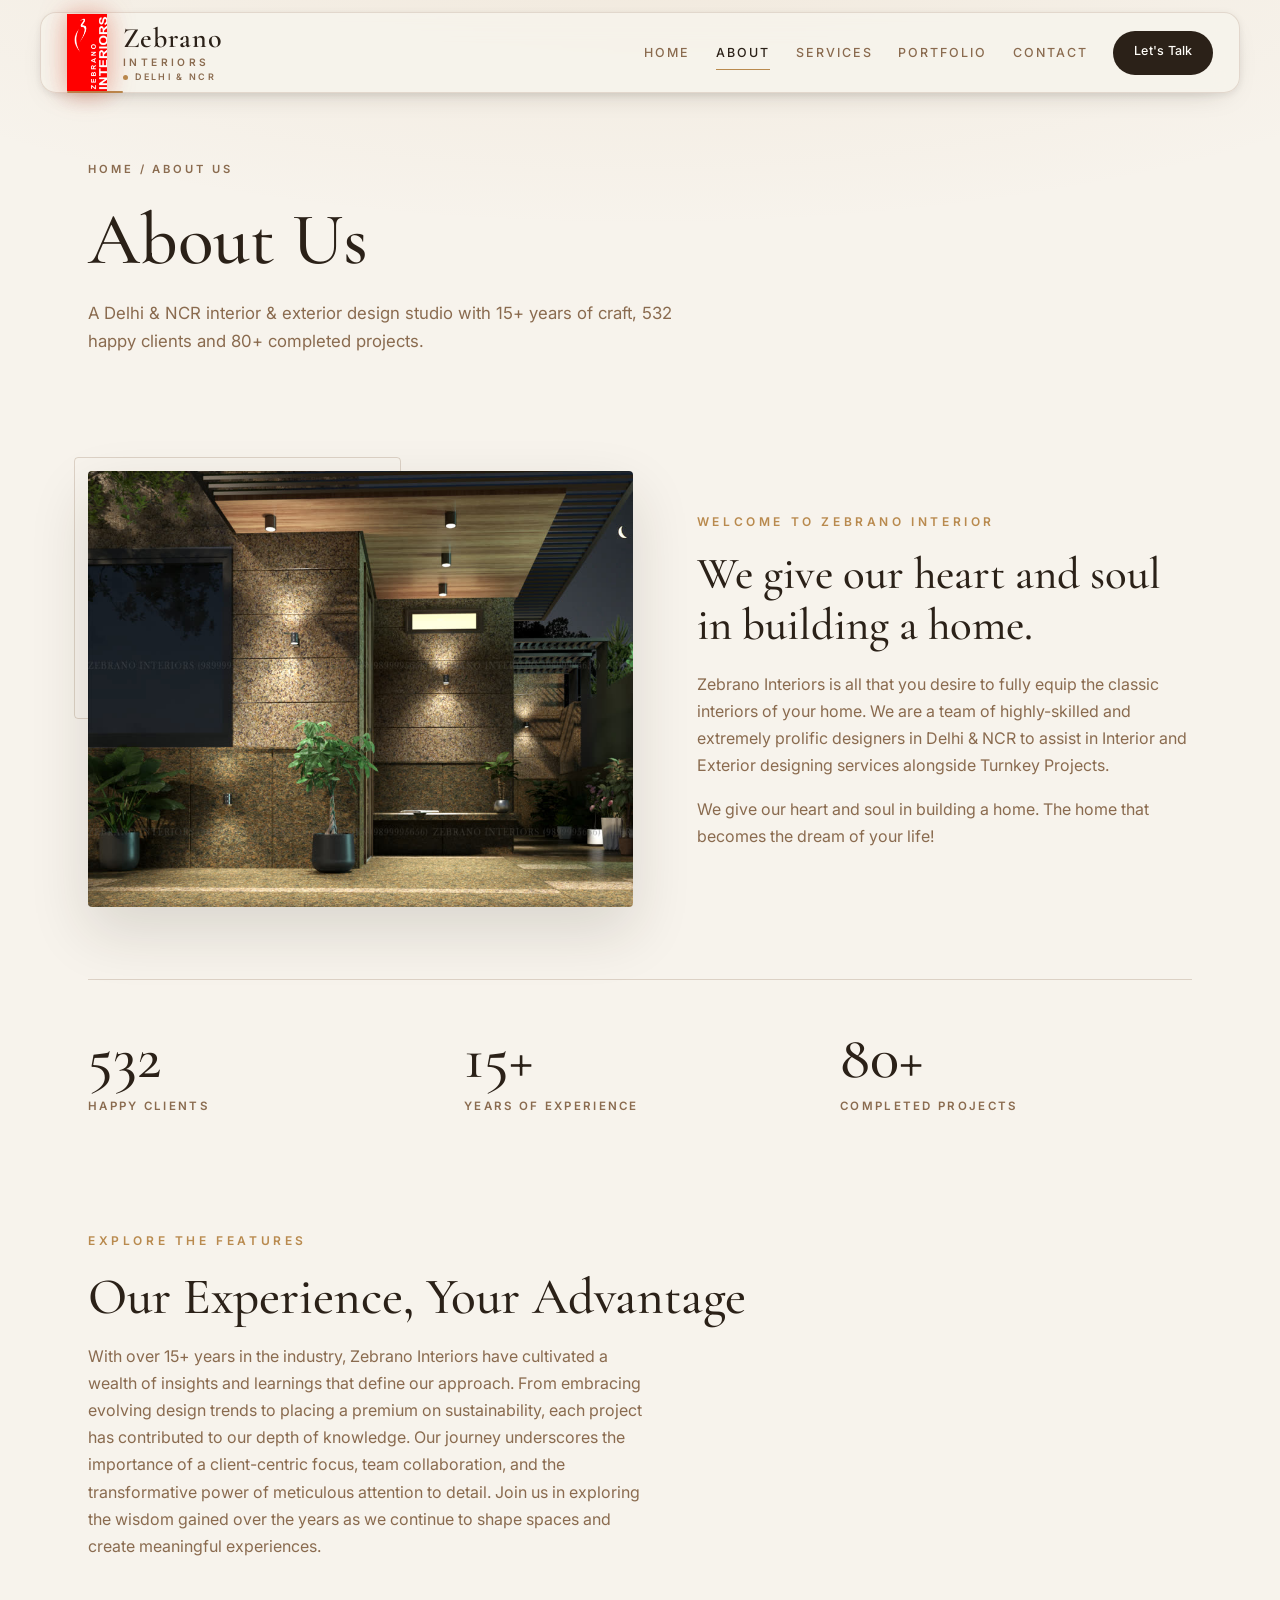
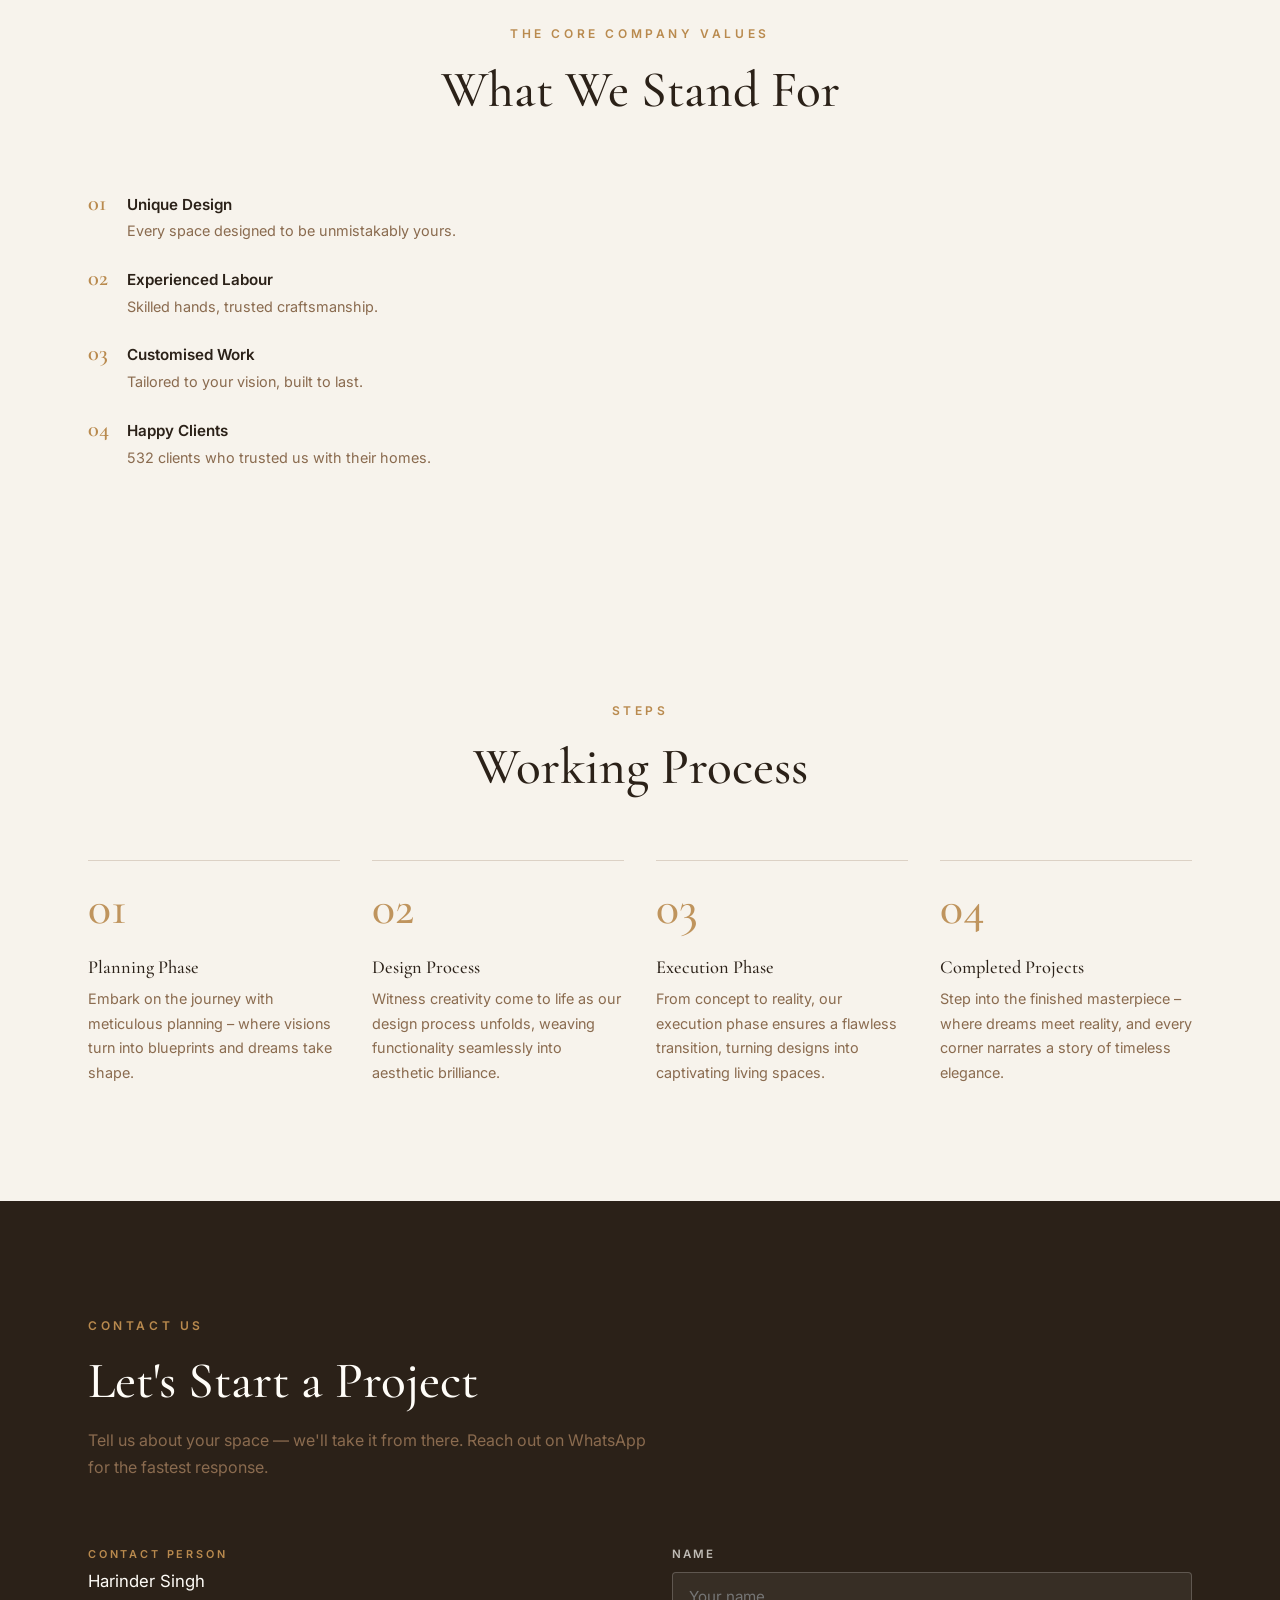
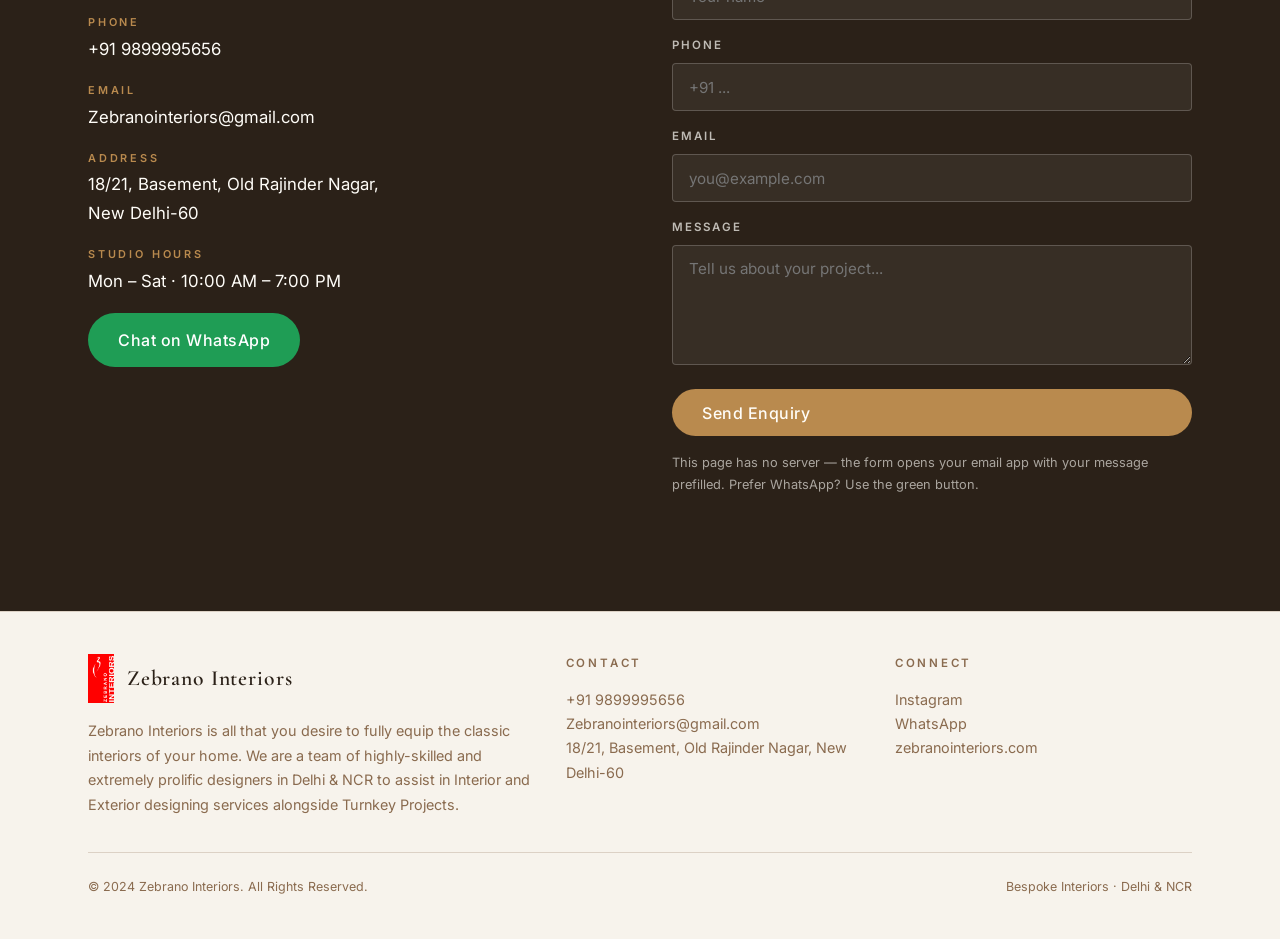
<file: about.html>
<!DOCTYPE html>
<html lang="en">
<head>
<meta charset="UTF-8">
<meta name="viewport" content="width=device-width, initial-scale=1.0, viewport-fit=cover">
<title>About Us — Zebrano Interiors, Delhi &amp; NCR</title>
<meta name="description" content="About Zebrano Interiors Pvt. Ltd. — a team of highly-skilled and prolific interior & exterior designers in Delhi & NCR with 15+ years of experience, 532 happy clients and 80+ completed projects.">
<link rel="canonical" href="https://zebranointeriors.com/about-us/">
<meta property="og:type" content="website">
<meta property="og:title" content="About Us — Zebrano Interiors">
<meta property="og:description" content="15+ years of experience, 532 happy clients, 80+ completed projects. A team of highly-skilled designers in Delhi & NCR.">
<meta property="og:url" content="https://zebranointeriors.com/about-us/">
<meta property="og:image" content="https://zebranointeriors.com/wp-content/uploads/2024/02/View-1-Day-New.png">
<meta name="twitter:card" content="summary_large_image">
<meta name="twitter:title" content="About Us — Zebrano Interiors">
<meta name="twitter:description" content="15+ years of experience, 532 happy clients, 80+ completed projects.">
<link rel="icon" type="image/png" sizes="192x192" href="assets/img/favicon-192.png">
<link rel="icon" type="image/png" sizes="32x32" href="assets/img/favicon-32.png">
<link rel="preconnect" href="https://fonts.googleapis.com">
<link rel="preconnect" href="https://fonts.gstatic.com" crossorigin>
<link href="https://fonts.googleapis.com/css2?family=Cormorant+Garamond:ital,wght@0,400;0,500;0,600;1,400&family=Inter:wght@400;500;600&display=swap" rel="stylesheet">
<link rel="stylesheet" href="assets/css/style.css">
<script type="application/ld+json">
{
  "@context": "https://schema.org",
  "@type": ["LocalBusiness", "ProfessionalService"],
  "name": "Zebrano Interiors Pvt. Ltd.",
  "description": "Interior and exterior design studio in Delhi & NCR offering bespoke modular kitchens, designer bedrooms, modern mandirs and custom furniture.",
  "telephone": "+91-9899995656",
  "email": "Zebranointeriors@gmail.com",
  "url": "https://zebranointeriors.com/",
  "address": {
    "@type": "PostalAddress",
    "streetAddress": "18/21, Basement, Old Rajinder Nagar",
    "addressLocality": "New Delhi",
    "postalCode": "110060",
    "addressCountry": "IN"
  },
  "areaServed": "Delhi NCR",
  "priceRange": "₹₹",
  "founder": { "@type": "Person", "name": "Harinder Singh" }
}
</script>
</head>
<body>

<a class="skip-link" href="#main">Skip to content</a>

<!-- ===== HEADER ===== -->
<header class="site-header" id="siteHeader">
  <div class="container nav">
    <a class="brand" href="index.html" aria-label="Zebrano Interiors home">
      <img class="brand-mark" src="assets/img/zebrano-logo-red.png" alt="" width="40" height="76">
      <span class="brand-text">
        <span class="brand-name">Zebrano</span>
        <span class="brand-tag">Interiors</span>
        <span class="brand-region"><i aria-hidden="true"></i>Delhi &amp; NCR</span>
      </span>
    </a>
    <nav class="menu" id="menu" aria-label="Primary">
      <a href="index.html">Home</a>
      <a href="about.html" aria-current="page">About</a>
      <a href="services.html">Services</a>
      <a href="portfolio.html">Portfolio</a>
      <a href="contact.html">Contact</a>
      <a class="cta" href="contact.html">Let's Talk</a>
    </nav>
    <button class="nav-toggle" id="navToggle" aria-label="Toggle menu" aria-expanded="false" aria-controls="menu">
      <span></span><span></span><span></span>
    </button>
  </div>
</header>

<main id="main">

<!-- ===== PAGE HERO ===== -->
<section class="section page-hero" style="padding-top:clamp(8rem,13vw,10rem);padding-bottom:0">
  <div class="container">
    <p class="crumbs"><a href="index.html">Home</a> / About Us</p>
    <h1>About Us</h1>
    <p class="sub">A Delhi &amp; NCR interior &amp; exterior design studio with 15+ years of craft, 532 happy clients and 80+ completed projects.</p>
  </div>
</section>

<!-- ===== STORY + STATS ===== -->
<section class="section" id="story">
  <div class="container">
    <div class="about-grid">
      <div class="about-img reveal">
        <img src="images/img-05.jpg" alt="Living room interior designed by Zebrano Interiors" loading="lazy" width="900" height="720">
      </div>
      <div class="about-copy reveal">
        <span class="kicker">Welcome To Zebrano Interior</span>
        <h2>We give our heart and soul in building a home.</h2>
        <p>Zebrano Interiors is all that you desire to fully equip the classic interiors of your home. We are a team of highly-skilled and extremely prolific designers in Delhi &amp; NCR to assist in Interior and Exterior designing services alongside Turnkey Projects.</p>
        <p>We give our heart and soul in building a home. The home that becomes the dream of your life!</p>
      </div>
    </div>
    <div class="stats reveal">
      <div class="stat"><div class="num">532</div><div class="lbl">Happy Clients</div></div>
      <div class="stat"><div class="num">15+</div><div class="lbl">Years of Experience</div></div>
      <div class="stat"><div class="num">80+</div><div class="lbl">Completed Projects</div></div>
    </div>
  </div>
</section>

<!-- ===== EXPERIENCE + VALUES ===== -->
<section class="section" id="experience" style="padding-top:0">
  <div class="container">
    <div class="section-head reveal">
      <span class="kicker">Explore The Features</span>
      <h2>Our Experience, Your Advantage</h2>
      <p>With over 15+ years in the industry, Zebrano Interiors have cultivated a wealth of insights and learnings that define our approach. From embracing evolving design trends to placing a premium on sustainability, each project has contributed to our depth of knowledge. Our journey underscores the importance of a client-centric focus, team collaboration, and the transformative power of meticulous attention to detail. Join us in exploring the wisdom gained over the years as we continue to shape spaces and create meaningful experiences.</p>
    </div>
    <div class="section-head center reveal">
      <span class="kicker">The Core Company Values</span>
      <h2>What We Stand For</h2>
    </div>
    <div class="value-list">
      <div class="value-item reveal">
        <span class="v-num" aria-hidden="true">01</span>
        <div class="v-txt"><b>Unique Design</b><span>Every space designed to be unmistakably yours.</span></div>
      </div>
      <div class="value-item reveal">
        <span class="v-num" aria-hidden="true">02</span>
        <div class="v-txt"><b>Experienced Labour</b><span>Skilled hands, trusted craftsmanship.</span></div>
      </div>
      <div class="value-item reveal">
        <span class="v-num" aria-hidden="true">03</span>
        <div class="v-txt"><b>Customised Work</b><span>Tailored to your vision, built to last.</span></div>
      </div>
      <div class="value-item reveal">
        <span class="v-num" aria-hidden="true">04</span>
        <div class="v-txt"><b>Happy Clients</b><span>532 clients who trusted us with their homes.</span></div>
      </div>
    </div>
  </div>
</section>

<!-- ===== PROCESS ===== -->
<section class="section" id="process">
  <div class="container">
    <div class="section-head center reveal">
      <span class="kicker">Steps</span>
      <h2>Working Process</h2>
    </div>
    <div class="process-grid">
      <div class="process-step reveal">
        <span class="num" aria-hidden="true">01</span>
        <h3>Planning Phase</h3>
        <p>Embark on the journey with meticulous planning – where visions turn into blueprints and dreams take shape.</p>
      </div>
      <div class="process-step reveal">
        <span class="num" aria-hidden="true">02</span>
        <h3>Design Process</h3>
        <p>Witness creativity come to life as our design process unfolds, weaving functionality seamlessly into aesthetic brilliance.</p>
      </div>
      <div class="process-step reveal">
        <span class="num" aria-hidden="true">03</span>
        <h3>Execution Phase</h3>
        <p>From concept to reality, our execution phase ensures a flawless transition, turning designs into captivating living spaces.</p>
      </div>
      <div class="process-step reveal">
        <span class="num" aria-hidden="true">04</span>
        <h3>Completed Projects</h3>
        <p>Step into the finished masterpiece – where dreams meet reality, and every corner narrates a story of timeless elegance.</p>
      </div>
    </div>
  </div>
</section>

</main>

<!-- ===== CONTACT CTA ===== -->
<section class="section contact" id="contact">
  <div class="container">
    <div class="section-head reveal">
      <span class="kicker">Contact Us</span>
      <h2>Let's Start a Project</h2>
      <p>Tell us about your space — we'll take it from there. Reach out on WhatsApp for the fastest response.</p>
    </div>
    <div class="contact-grid">
      <div class="contact-info reveal">
        <div class="contact-detail">
          <span class="k">Contact Person</span>
          <span class="v">Harinder Singh</span>
        </div>
        <div class="contact-detail">
          <span class="k">Phone</span>
          <a class="v" href="tel:+919899995656">+91 9899995656</a>
        </div>
        <div class="contact-detail">
          <span class="k">Email</span>
          <a class="v" href="mailto:Zebranointeriors@gmail.com">Zebranointeriors@gmail.com</a>
        </div>
        <div class="contact-detail">
          <span class="k">Address</span>
          <span class="v">18/21, Basement, Old Rajinder Nagar,<br>New Delhi-60</span>
        </div>
        <div class="contact-detail">
          <span class="k">Studio Hours</span>
          <span class="v">Mon – Sat · 10:00 AM – 7:00 PM</span>
        </div>
        <a class="btn btn-whatsapp" href="https://web.whatsapp.com/send?phone=+919899995656" target="_blank" rel="noopener">Chat on WhatsApp</a>
      </div>
      <form class="form reveal" id="contactForm" novalidate>
        <div class="field">
          <label for="f-name">Name</label>
          <input id="f-name" name="name" type="text" required autocomplete="name" placeholder="Your name">
          <span class="err">Please enter your name.</span>
        </div>
        <div class="field">
          <label for="f-phone">Phone</label>
          <input id="f-phone" name="phone" type="tel" required autocomplete="tel" placeholder="+91 ...">
          <span class="err">Please enter a valid phone number.</span>
        </div>
        <div class="field">
          <label for="f-email">Email</label>
          <input id="f-email" name="email" type="email" autocomplete="email" placeholder="you@example.com">
          <span class="err">Please enter a valid email address.</span>
        </div>
        <div class="field">
          <label for="f-msg">Message</label>
          <textarea id="f-msg" name="message" required placeholder="Tell us about your project..."></textarea>
          <span class="err">Please tell us a little about your project.</span>
        </div>
        <button class="btn btn-primary" type="submit">Send Enquiry</button>
        <p class="form-note">This page has no server — the form opens your email app with your message prefilled. Prefer WhatsApp? Use the green button.</p>
        <p class="form-success" id="formSuccess" role="status">Your email app should have opened with your message. If not, email us directly at Zebranointeriors@gmail.com.</p>
      </form>
    </div>
  </div>
</section>

<!-- ===== FOOTER ===== -->
<footer class="site-footer">
  <div class="container">
    <div class="footer-grid">
      <div>
        <div class="footer-brand">
          <img src="assets/img/zebrano-logo-red.png" alt="" width="26" height="50">
          <span class="brand-name">Zebrano Interiors</span>
        </div>
        <p>Zebrano Interiors is all that you desire to fully equip the classic interiors of your home. We are a team of highly-skilled and extremely prolific designers in Delhi &amp; NCR to assist in Interior and Exterior designing services alongside Turnkey Projects.</p>
      </div>
      <div>
        <h4>Contact</h4>
        <p><a href="tel:+919899995656">+91 9899995656</a><br><a href="mailto:Zebranointeriors@gmail.com">Zebranointeriors@gmail.com</a><br>18/21, Basement, Old Rajinder Nagar, New Delhi-60</p>
      </div>
      <div>
        <h4>Connect</h4>
        <p><a href="https://instagram.com/zebranointeriors" target="_blank" rel="noopener">Instagram</a><br><a href="https://web.whatsapp.com/send?phone=+919899995656" target="_blank" rel="noopener">WhatsApp</a><br><a href="https://zebranointeriors.com/" target="_blank" rel="noopener">zebranointeriors.com</a></p>
      </div>
    </div>
    <div class="footer-bottom">
      <span>© 2024 Zebrano Interiors. All Rights Reserved.</span>
      <span>Bespoke Interiors · Delhi &amp; NCR</span>
    </div>
  </div>
</footer>

<script src="assets/js/main.js"></script>
</body>
</html>
</file>
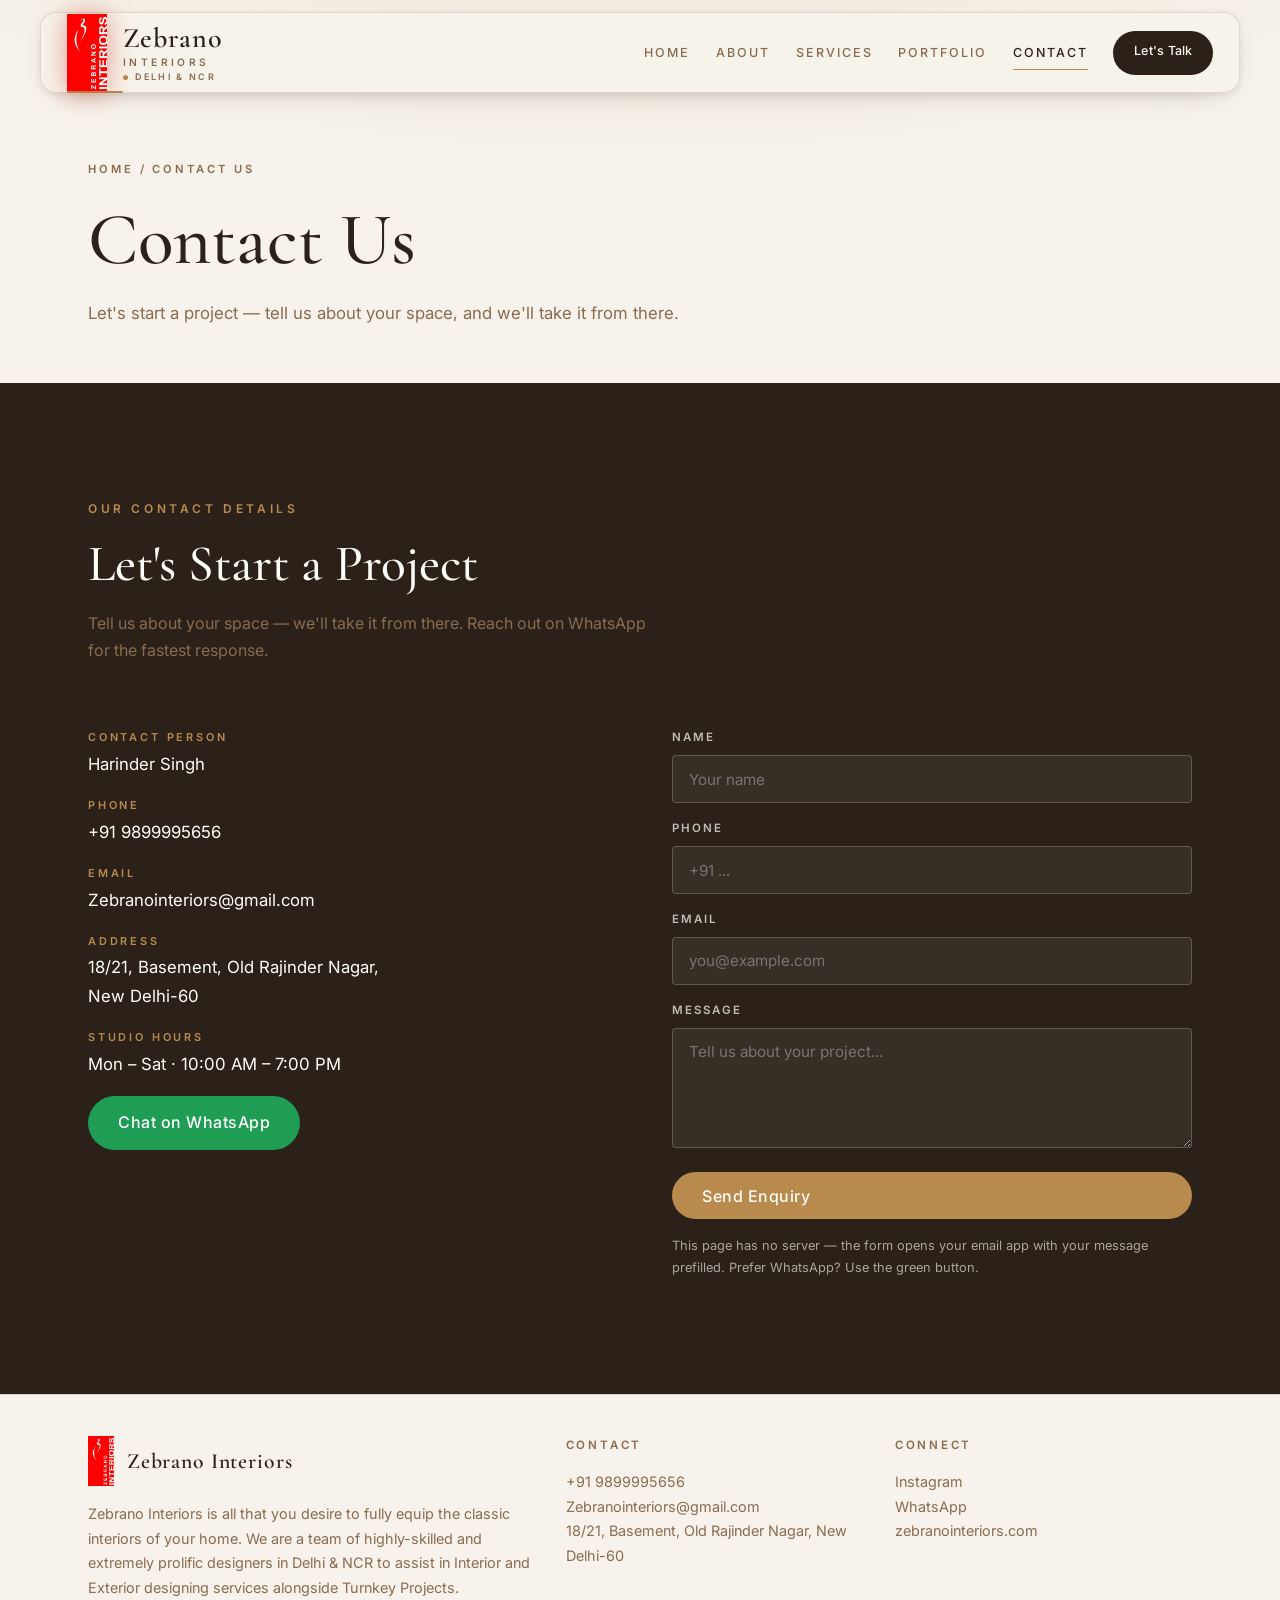
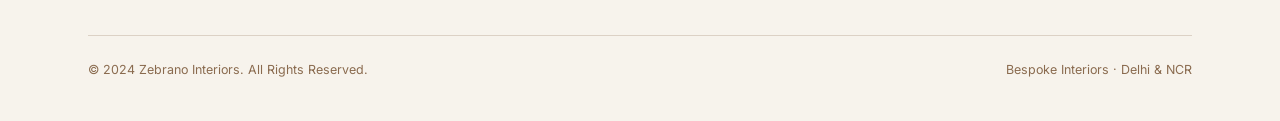
<file: contact.html>
<!DOCTYPE html>
<html lang="en">
<head>
<meta charset="UTF-8">
<meta name="viewport" content="width=device-width, initial-scale=1.0, viewport-fit=cover">
<title>Contact Us — Zebrano Interiors, Delhi &amp; NCR</title>
<meta name="description" content="Contact Zebrano Interiors — Harinder Singh, +91 9899995656, Zebranointeriors@gmail.com. 18/21, Basement, Old Rajinder Nagar, New Delhi-60. Let's start a project.">
<link rel="canonical" href="https://zebranointeriors.com/contact-us/">
<meta property="og:type" content="website">
<meta property="og:title" content="Contact Us — Zebrano Interiors">
<meta property="og:description" content="Let's start a project. Call +91 9899995656 or reach us on WhatsApp for the fastest response.">
<meta property="og:url" content="https://zebranointeriors.com/contact-us/">
<meta property="og:image" content="https://zebranointeriors.com/wp-content/uploads/2024/02/View-1-Day-New.png">
<meta name="twitter:card" content="summary_large_image">
<meta name="twitter:title" content="Contact Us — Zebrano Interiors">
<meta name="twitter:description" content="Let's start a project. Call +91 9899995656.">
<link rel="icon" type="image/png" sizes="192x192" href="assets/img/favicon-192.png">
<link rel="icon" type="image/png" sizes="32x32" href="assets/img/favicon-32.png">
<link rel="preconnect" href="https://fonts.googleapis.com">
<link rel="preconnect" href="https://fonts.gstatic.com" crossorigin>
<link href="https://fonts.googleapis.com/css2?family=Cormorant+Garamond:ital,wght@0,400;0,500;0,600;1,400&family=Inter:wght@400;500;600&display=swap" rel="stylesheet">
<link rel="stylesheet" href="assets/css/style.css">
<script type="application/ld+json">
{
  "@context": "https://schema.org",
  "@type": ["LocalBusiness", "ProfessionalService"],
  "name": "Zebrano Interiors Pvt. Ltd.",
  "description": "Interior and exterior design studio in Delhi & NCR offering bespoke modular kitchens, designer bedrooms, modern mandirs and custom furniture.",
  "telephone": "+91-9899995656",
  "email": "Zebranointeriors@gmail.com",
  "url": "https://zebranointeriors.com/",
  "address": {
    "@type": "PostalAddress",
    "streetAddress": "18/21, Basement, Old Rajinder Nagar",
    "addressLocality": "New Delhi",
    "postalCode": "110060",
    "addressCountry": "IN"
  },
  "areaServed": "Delhi NCR",
  "priceRange": "₹₹",
  "founder": { "@type": "Person", "name": "Harinder Singh" }
}
</script>
</head>
<body>

<a class="skip-link" href="#main">Skip to content</a>

<!-- ===== HEADER ===== -->
<header class="site-header" id="siteHeader">
  <div class="container nav">
    <a class="brand" href="index.html" aria-label="Zebrano Interiors home">
      <img class="brand-mark" src="assets/img/zebrano-logo-red.png" alt="" width="40" height="76">
      <span class="brand-text">
        <span class="brand-name">Zebrano</span>
        <span class="brand-tag">Interiors</span>
        <span class="brand-region"><i aria-hidden="true"></i>Delhi &amp; NCR</span>
      </span>
    </a>
    <nav class="menu" id="menu" aria-label="Primary">
      <a href="index.html">Home</a>
      <a href="about.html">About</a>
      <a href="services.html">Services</a>
      <a href="portfolio.html">Portfolio</a>
      <a href="contact.html" aria-current="page">Contact</a>
      <a class="cta" href="contact.html">Let's Talk</a>
    </nav>
    <button class="nav-toggle" id="navToggle" aria-label="Toggle menu" aria-expanded="false" aria-controls="menu">
      <span></span><span></span><span></span>
    </button>
  </div>
</header>

<main id="main">

<!-- ===== PAGE HERO ===== -->
<section class="section page-hero" style="padding-top:clamp(8rem,13vw,10rem);padding-bottom:0">
  <div class="container">
    <p class="crumbs"><a href="index.html">Home</a> / Contact Us</p>
    <h1>Contact Us</h1>
    <p class="sub">Let's start a project — tell us about your space, and we'll take it from there.</p>
  </div>
</section>

<!-- ===== CONTACT ===== -->
<section class="section contact" id="contact" style="margin-top:clamp(2.5rem,5vw,3.5rem)">
  <div class="container">
    <div class="section-head reveal">
      <span class="kicker">Our Contact Details</span>
      <h2>Let's Start a Project</h2>
      <p>Tell us about your space — we'll take it from there. Reach out on WhatsApp for the fastest response.</p>
    </div>
    <div class="contact-grid">
      <div class="contact-info reveal">
        <div class="contact-detail">
          <span class="k">Contact Person</span>
          <span class="v">Harinder Singh</span>
        </div>
        <div class="contact-detail">
          <span class="k">Phone</span>
          <a class="v" href="tel:+919899995656">+91 9899995656</a>
        </div>
        <div class="contact-detail">
          <span class="k">Email</span>
          <a class="v" href="mailto:Zebranointeriors@gmail.com">Zebranointeriors@gmail.com</a>
        </div>
        <div class="contact-detail">
          <span class="k">Address</span>
          <span class="v">18/21, Basement, Old Rajinder Nagar,<br>New Delhi-60</span>
        </div>
        <div class="contact-detail">
          <span class="k">Studio Hours</span>
          <span class="v">Mon – Sat · 10:00 AM – 7:00 PM</span>
        </div>
        <a class="btn btn-whatsapp" href="https://web.whatsapp.com/send?phone=+919899995656" target="_blank" rel="noopener">Chat on WhatsApp</a>
      </div>
      <form class="form reveal" id="contactForm" novalidate>
        <div class="field">
          <label for="f-name">Name</label>
          <input id="f-name" name="name" type="text" required autocomplete="name" placeholder="Your name">
          <span class="err">Please enter your name.</span>
        </div>
        <div class="field">
          <label for="f-phone">Phone</label>
          <input id="f-phone" name="phone" type="tel" required autocomplete="tel" placeholder="+91 ...">
          <span class="err">Please enter a valid phone number.</span>
        </div>
        <div class="field">
          <label for="f-email">Email</label>
          <input id="f-email" name="email" type="email" autocomplete="email" placeholder="you@example.com">
          <span class="err">Please enter a valid email address.</span>
        </div>
        <div class="field">
          <label for="f-msg">Message</label>
          <textarea id="f-msg" name="message" required placeholder="Tell us about your project..."></textarea>
          <span class="err">Please tell us a little about your project.</span>
        </div>
        <button class="btn btn-primary" type="submit">Send Enquiry</button>
        <p class="form-note">This page has no server — the form opens your email app with your message prefilled. Prefer WhatsApp? Use the green button.</p>
        <p class="form-success" id="formSuccess" role="status">Your email app should have opened with your message. If not, email us directly at Zebranointeriors@gmail.com.</p>
      </form>
    </div>
  </div>
</section>

</main>

<!-- ===== FOOTER ===== -->
<footer class="site-footer">
  <div class="container">
    <div class="footer-grid">
      <div>
        <div class="footer-brand">
          <img src="assets/img/zebrano-logo-red.png" alt="" width="26" height="50">
          <span class="brand-name">Zebrano Interiors</span>
        </div>
        <p>Zebrano Interiors is all that you desire to fully equip the classic interiors of your home. We are a team of highly-skilled and extremely prolific designers in Delhi &amp; NCR to assist in Interior and Exterior designing services alongside Turnkey Projects.</p>
      </div>
      <div>
        <h4>Contact</h4>
        <p><a href="tel:+919899995656">+91 9899995656</a><br><a href="mailto:Zebranointeriors@gmail.com">Zebranointeriors@gmail.com</a><br>18/21, Basement, Old Rajinder Nagar, New Delhi-60</p>
      </div>
      <div>
        <h4>Connect</h4>
        <p><a href="https://instagram.com/zebranointeriors" target="_blank" rel="noopener">Instagram</a><br><a href="https://web.whatsapp.com/send?phone=+919899995656" target="_blank" rel="noopener">WhatsApp</a><br><a href="https://zebranointeriors.com/" target="_blank" rel="noopener">zebranointeriors.com</a></p>
      </div>
    </div>
    <div class="footer-bottom">
      <span>© 2024 Zebrano Interiors. All Rights Reserved.</span>
      <span>Bespoke Interiors · Delhi &amp; NCR</span>
    </div>
  </div>
</footer>

<script src="assets/js/main.js"></script>
</body>
</html>
</file>
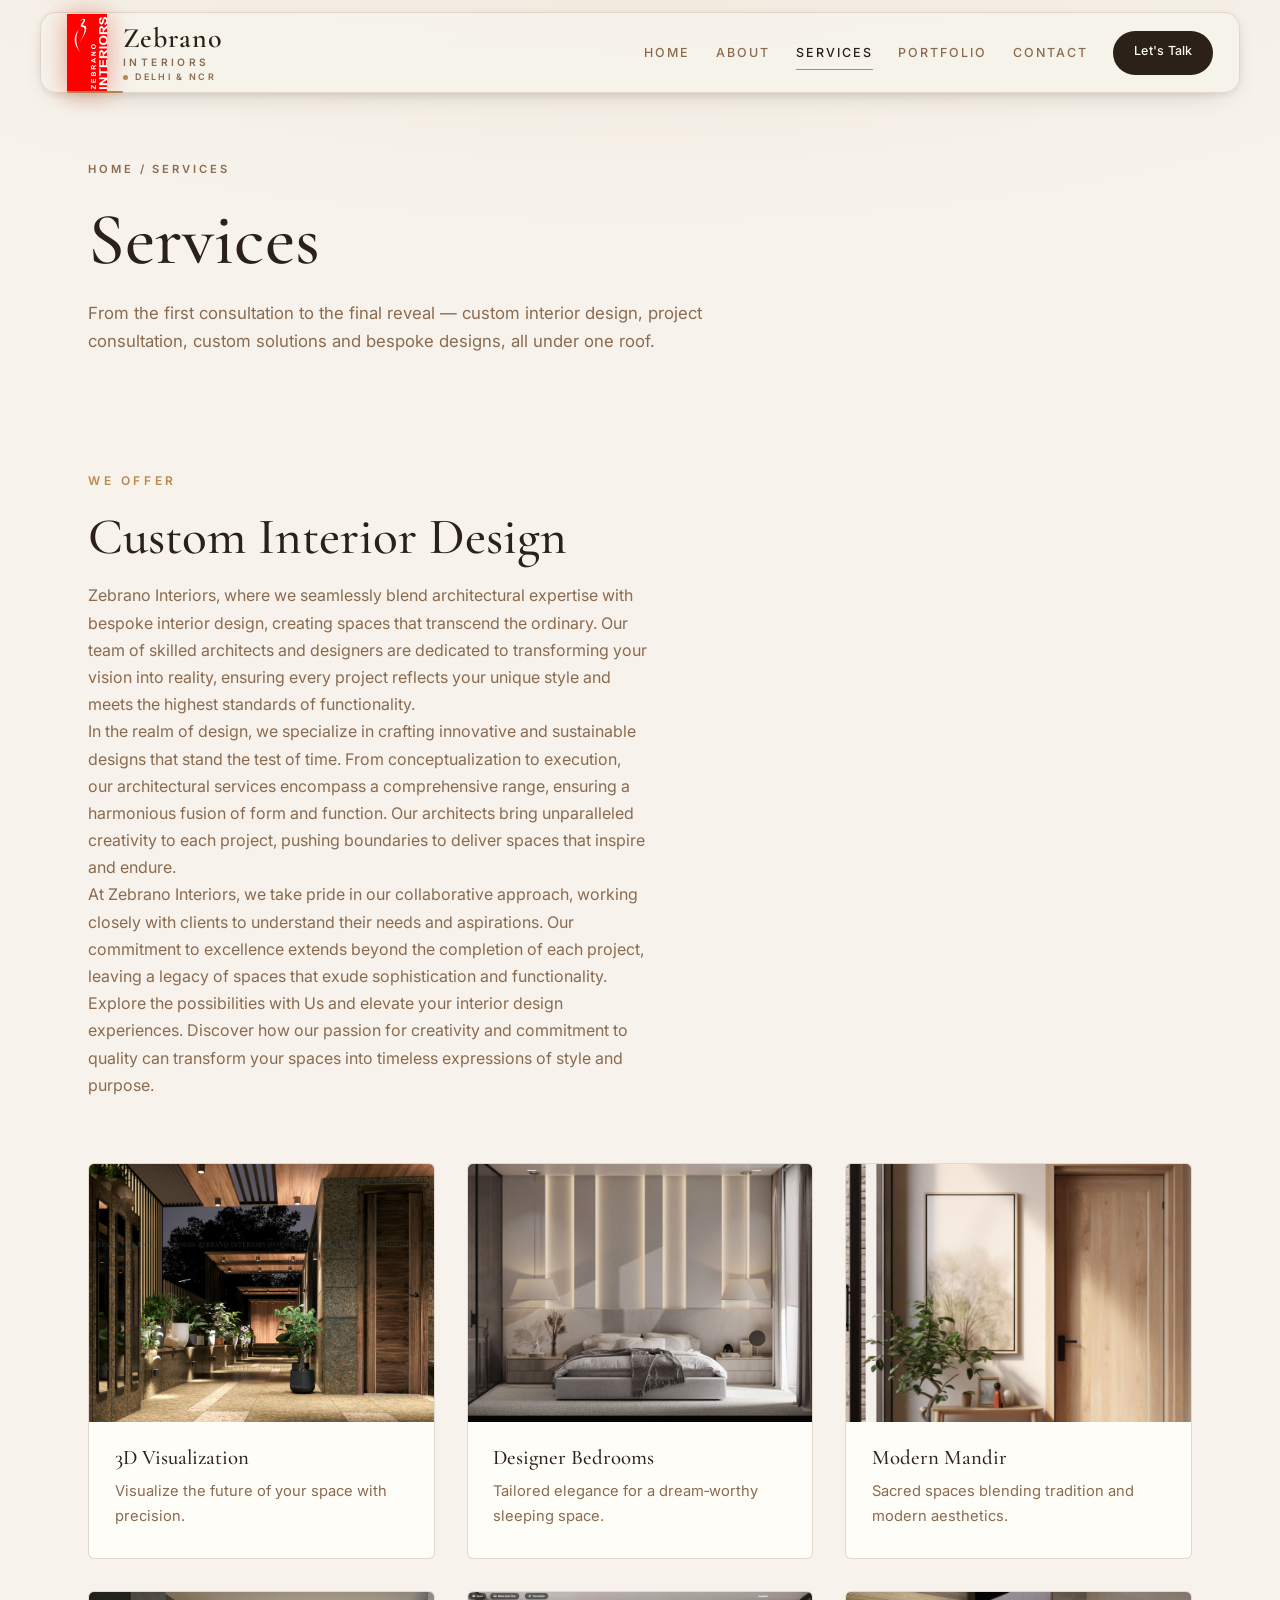
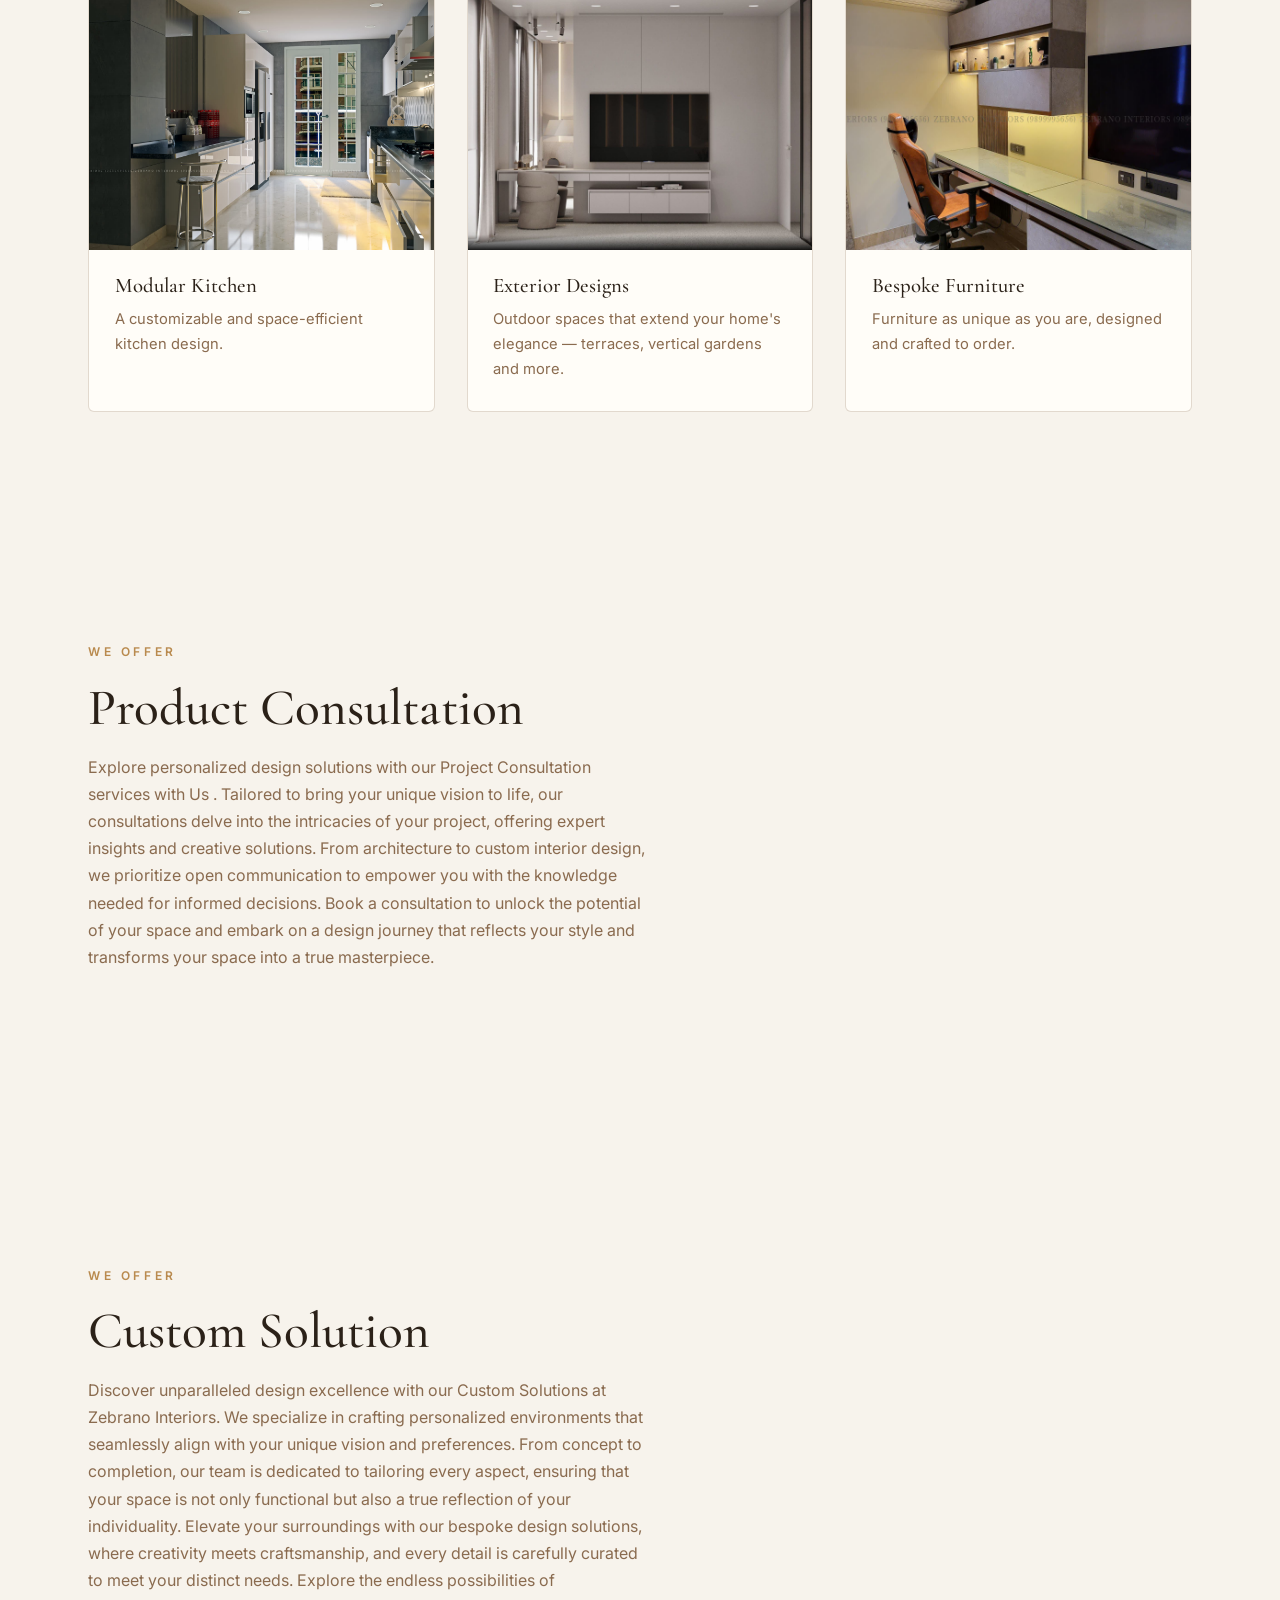
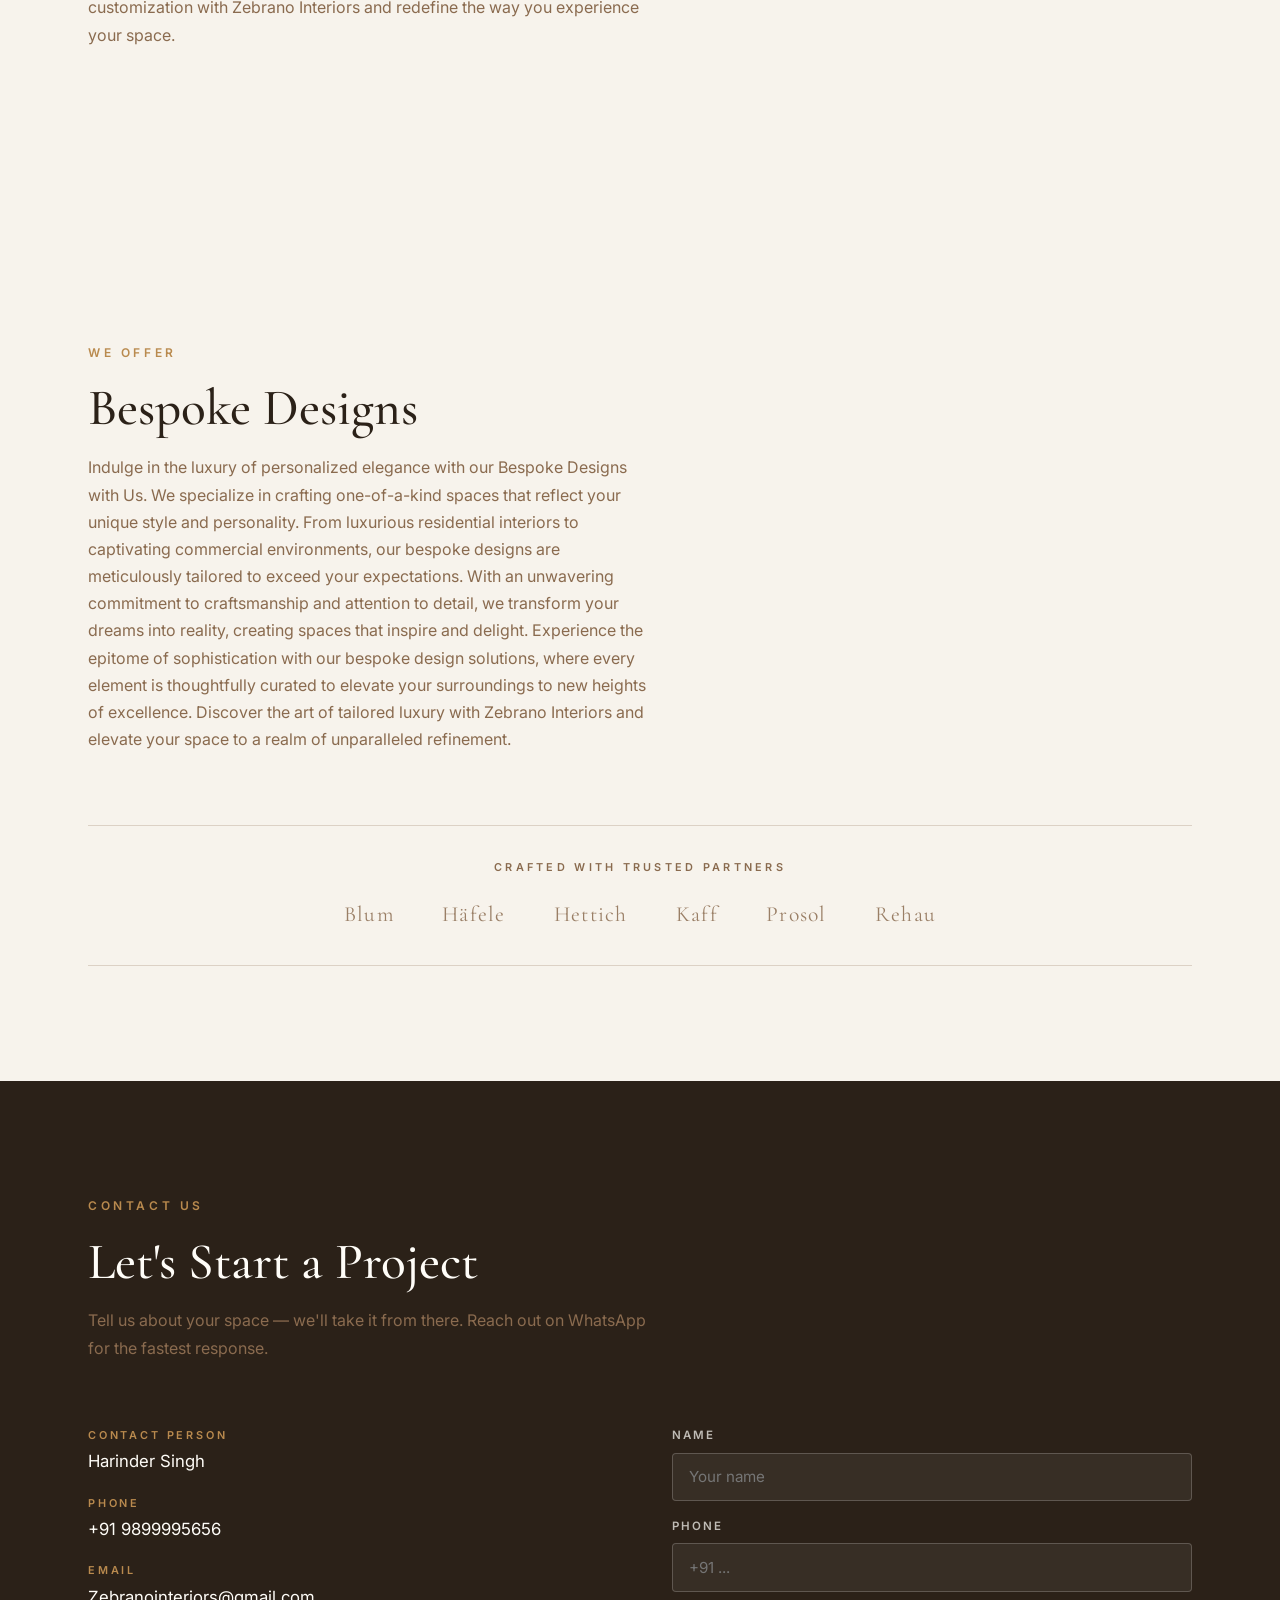
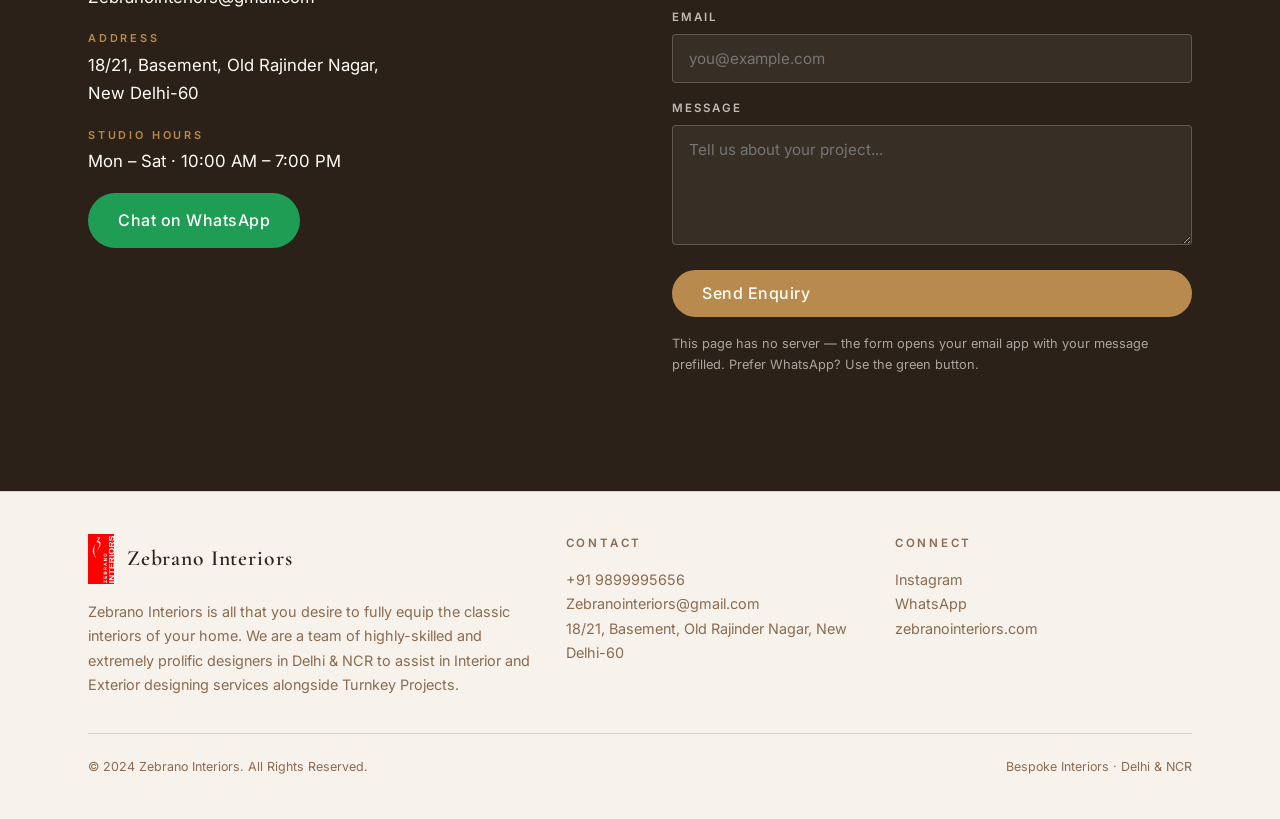
<file: services.html>
<!DOCTYPE html>
<html lang="en">
<head>
<meta charset="UTF-8">
<meta name="viewport" content="width=device-width, initial-scale=1.0, viewport-fit=cover">
<title>Services — Zebrano Interiors, Delhi &amp; NCR</title>
<meta name="description" content="Zebrano Interiors services — custom interior design, project consultation, custom solutions and bespoke designs across Delhi & NCR. Modular kitchens, designer bedrooms, modern mandirs, bespoke furniture.">
<link rel="canonical" href="https://zebranointeriors.com/services/">
<meta property="og:type" content="website">
<meta property="og:title" content="Services — Zebrano Interiors">
<meta property="og:description" content="Custom Interior Design · Project Consultation · Custom Solutions · Bespoke Designs in Delhi & NCR.">
<meta property="og:url" content="https://zebranointeriors.com/services/">
<meta property="og:image" content="https://zebranointeriors.com/wp-content/uploads/2024/02/View-1-Day-New.png">
<meta name="twitter:card" content="summary_large_image">
<meta name="twitter:title" content="Services — Zebrano Interiors">
<meta name="twitter:description" content="Custom Interior Design · Project Consultation · Custom Solutions · Bespoke Designs.">
<link rel="icon" type="image/png" sizes="192x192" href="assets/img/favicon-192.png">
<link rel="icon" type="image/png" sizes="32x32" href="assets/img/favicon-32.png">
<link rel="preconnect" href="https://fonts.googleapis.com">
<link rel="preconnect" href="https://fonts.gstatic.com" crossorigin>
<link href="https://fonts.googleapis.com/css2?family=Cormorant+Garamond:ital,wght@0,400;0,500;0,600;1,400&family=Inter:wght@400;500;600&display=swap" rel="stylesheet">
<link rel="stylesheet" href="assets/css/style.css">
<script type="application/ld+json">
{
  "@context": "https://schema.org",
  "@type": ["LocalBusiness", "ProfessionalService"],
  "name": "Zebrano Interiors Pvt. Ltd.",
  "description": "Interior and exterior design studio in Delhi & NCR offering bespoke modular kitchens, designer bedrooms, modern mandirs and custom furniture.",
  "telephone": "+91-9899995656",
  "email": "Zebranointeriors@gmail.com",
  "url": "https://zebranointeriors.com/",
  "address": {
    "@type": "PostalAddress",
    "streetAddress": "18/21, Basement, Old Rajinder Nagar",
    "addressLocality": "New Delhi",
    "postalCode": "110060",
    "addressCountry": "IN"
  },
  "areaServed": "Delhi NCR",
  "priceRange": "₹₹",
  "founder": { "@type": "Person", "name": "Harinder Singh" }
}
</script>
</head>
<body>

<a class="skip-link" href="#main">Skip to content</a>

<!-- ===== HEADER ===== -->
<header class="site-header" id="siteHeader">
  <div class="container nav">
    <a class="brand" href="index.html" aria-label="Zebrano Interiors home">
      <img class="brand-mark" src="assets/img/zebrano-logo-red.png" alt="" width="40" height="76">
      <span class="brand-text">
        <span class="brand-name">Zebrano</span>
        <span class="brand-tag">Interiors</span>
        <span class="brand-region"><i aria-hidden="true"></i>Delhi &amp; NCR</span>
      </span>
    </a>
    <nav class="menu" id="menu" aria-label="Primary">
      <a href="index.html">Home</a>
      <a href="about.html">About</a>
      <a href="services.html" aria-current="page">Services</a>
      <a href="portfolio.html">Portfolio</a>
      <a href="contact.html">Contact</a>
      <a class="cta" href="contact.html">Let's Talk</a>
    </nav>
    <button class="nav-toggle" id="navToggle" aria-label="Toggle menu" aria-expanded="false" aria-controls="menu">
      <span></span><span></span><span></span>
    </button>
  </div>
</header>

<main id="main">

<!-- ===== PAGE HERO ===== -->
<section class="section page-hero" style="padding-top:clamp(8rem,13vw,10rem);padding-bottom:0">
  <div class="container">
    <p class="crumbs"><a href="index.html">Home</a> / Services</p>
    <h1>Services</h1>
    <p class="sub">From the first consultation to the final reveal — custom interior design, project consultation, custom solutions and bespoke designs, all under one roof.</p>
  </div>
</section>

<!-- ===== SERVICE 1 ===== -->
<section class="section" id="custom-interior-design">
  <div class="container">
    <div class="section-head reveal">
      <span class="kicker">We Offer</span>
      <h2>Custom Interior Design</h2>
      <p>Zebrano Interiors, where we seamlessly blend architectural expertise with bespoke interior design, creating spaces that transcend the ordinary. Our team of skilled architects and designers are dedicated to transforming your vision into reality, ensuring every project reflects your unique style and meets the highest standards of functionality.</p>
      <p>In the realm of design, we specialize in crafting innovative and sustainable designs that stand the test of time. From conceptualization to execution, our architectural services encompass a comprehensive range, ensuring a harmonious fusion of form and function. Our architects bring unparalleled creativity to each project, pushing boundaries to deliver spaces that inspire and endure.</p>
      <p>At Zebrano Interiors, we take pride in our collaborative approach, working closely with clients to understand their needs and aspirations. Our commitment to excellence extends beyond the completion of each project, leaving a legacy of spaces that exude sophistication and functionality.</p>
      <p>Explore the possibilities with Us and elevate your interior design experiences. Discover how our passion for creativity and commitment to quality can transform your spaces into timeless expressions of style and purpose.</p>
    </div>
    <div class="services-grid">
      <article class="service reveal">
        <img src="images/img-06.jpg" alt="3D visualization of an interior space" loading="lazy" width="900" height="720">
        <div class="service-body"><h3>3D Visualization</h3><p>Visualize the future of your space with precision.</p></div>
      </article>
      <article class="service reveal">
        <img src="images/img-07.jpg" alt="Designer bedroom with warm wooden flooring" loading="lazy" width="1600" height="1274">
        <div class="service-body"><h3>Designer Bedrooms</h3><p>Tailored elegance for a dream&#8209;worthy sleeping space.</p></div>
      </article>
      <article class="service reveal">
        <img src="images/img-11.jpg" alt="Modern mandir — sacred space blending tradition and modern aesthetics" loading="lazy" width="1600" height="2400">
        <div class="service-body"><h3>Modern Mandir</h3><p>Sacred spaces blending tradition and modern aesthetics.</p></div>
      </article>
      <article class="service reveal">
        <img src="images/img-01.jpg" alt="Modular kitchen with customizable, space-efficient design" loading="lazy" width="1242" height="1000">
        <div class="service-body"><h3>Modular Kitchen</h3><p>A customizable and space-efficient kitchen design.</p></div>
      </article>
      <article class="service reveal">
        <img src="images/img-04.jpg" alt="Exterior design with vertical garden and terrace" loading="lazy" width="1600" height="1198">
        <div class="service-body"><h3>Exterior Designs</h3><p>Outdoor spaces that extend your home's elegance — terraces, vertical gardens and more.</p></div>
      </article>
      <article class="service reveal">
        <img src="images/img-12.jpg" alt="Bespoke furniture crafted to order" loading="lazy" width="1500" height="1872">
        <div class="service-body"><h3>Bespoke Furniture</h3><p>Furniture as unique as you are, designed and crafted to order.</p></div>
      </article>
    </div>
  </div>
</section>

<!-- ===== SERVICE 2 ===== -->
<section class="section" id="project-consultation">
  <div class="container">
    <div class="section-head reveal">
      <span class="kicker">We Offer</span>
      <h2>Product Consultation</h2>
      <p>Explore personalized design solutions with our Project Consultation services with Us . Tailored to bring your unique vision to life, our consultations delve into the intricacies of your project, offering expert insights and creative solutions. From architecture to custom interior design, we prioritize open communication to empower you with the knowledge needed for informed decisions. Book a consultation to unlock the potential of your space and embark on a design journey that reflects your style and transforms your space into a true masterpiece.</p>
    </div>
  </div>
</section>

<!-- ===== SERVICE 3 ===== -->
<section class="section" id="custom-solution">
  <div class="container">
    <div class="section-head reveal">
      <span class="kicker">We Offer</span>
      <h2>Custom Solution</h2>
      <p>Discover unparalleled design excellence with our Custom Solutions at Zebrano Interiors. We specialize in crafting personalized environments that seamlessly align with your unique vision and preferences. From concept to completion, our team is dedicated to tailoring every aspect, ensuring that your space is not only functional but also a true reflection of your individuality. Elevate your surroundings with our bespoke design solutions, where creativity meets craftsmanship, and every detail is carefully curated to meet your distinct needs. Explore the endless possibilities of customization with Zebrano Interiors and redefine the way you experience your space.</p>
    </div>
  </div>
</section>

<!-- ===== SERVICE 4 ===== -->
<section class="section" id="bespoke-designs">
  <div class="container">
    <div class="section-head reveal">
      <span class="kicker">We Offer</span>
      <h2>Bespoke Designs</h2>
      <p>Indulge in the luxury of personalized elegance with our Bespoke Designs with Us. We specialize in crafting one-of-a-kind spaces that reflect your unique style and personality. From luxurious residential interiors to captivating commercial environments, our bespoke designs are meticulously tailored to exceed your expectations. With an unwavering commitment to craftsmanship and attention to detail, we transform your dreams into reality, creating spaces that inspire and delight. Experience the epitome of sophistication with our bespoke design solutions, where every element is thoughtfully curated to elevate your surroundings to new heights of excellence. Discover the art of tailored luxury with Zebrano Interiors and elevate your space to a realm of unparalleled refinement.</p>
    </div>
    <div class="partners reveal">
      <p class="partners-label">Crafted with trusted partners</p>
      <div class="partners-list">
        <span>Blum</span><span>Häfele</span><span>Hettich</span><span>Kaff</span><span>Prosol</span><span>Rehau</span>
      </div>
    </div>
  </div>
</section>

</main>

<!-- ===== CONTACT CTA ===== -->
<section class="section contact" id="contact">
  <div class="container">
    <div class="section-head reveal">
      <span class="kicker">Contact Us</span>
      <h2>Let's Start a Project</h2>
      <p>Tell us about your space — we'll take it from there. Reach out on WhatsApp for the fastest response.</p>
    </div>
    <div class="contact-grid">
      <div class="contact-info reveal">
        <div class="contact-detail">
          <span class="k">Contact Person</span>
          <span class="v">Harinder Singh</span>
        </div>
        <div class="contact-detail">
          <span class="k">Phone</span>
          <a class="v" href="tel:+919899995656">+91 9899995656</a>
        </div>
        <div class="contact-detail">
          <span class="k">Email</span>
          <a class="v" href="mailto:Zebranointeriors@gmail.com">Zebranointeriors@gmail.com</a>
        </div>
        <div class="contact-detail">
          <span class="k">Address</span>
          <span class="v">18/21, Basement, Old Rajinder Nagar,<br>New Delhi-60</span>
        </div>
        <div class="contact-detail">
          <span class="k">Studio Hours</span>
          <span class="v">Mon – Sat · 10:00 AM – 7:00 PM</span>
        </div>
        <a class="btn btn-whatsapp" href="https://web.whatsapp.com/send?phone=+919899995656" target="_blank" rel="noopener">Chat on WhatsApp</a>
      </div>
      <form class="form reveal" id="contactForm" novalidate>
        <div class="field">
          <label for="f-name">Name</label>
          <input id="f-name" name="name" type="text" required autocomplete="name" placeholder="Your name">
          <span class="err">Please enter your name.</span>
        </div>
        <div class="field">
          <label for="f-phone">Phone</label>
          <input id="f-phone" name="phone" type="tel" required autocomplete="tel" placeholder="+91 ...">
          <span class="err">Please enter a valid phone number.</span>
        </div>
        <div class="field">
          <label for="f-email">Email</label>
          <input id="f-email" name="email" type="email" autocomplete="email" placeholder="you@example.com">
          <span class="err">Please enter a valid email address.</span>
        </div>
        <div class="field">
          <label for="f-msg">Message</label>
          <textarea id="f-msg" name="message" required placeholder="Tell us about your project..."></textarea>
          <span class="err">Please tell us a little about your project.</span>
        </div>
        <button class="btn btn-primary" type="submit">Send Enquiry</button>
        <p class="form-note">This page has no server — the form opens your email app with your message prefilled. Prefer WhatsApp? Use the green button.</p>
        <p class="form-success" id="formSuccess" role="status">Your email app should have opened with your message. If not, email us directly at Zebranointeriors@gmail.com.</p>
      </form>
    </div>
  </div>
</section>

<!-- ===== FOOTER ===== -->
<footer class="site-footer">
  <div class="container">
    <div class="footer-grid">
      <div>
        <div class="footer-brand">
          <img src="assets/img/zebrano-logo-red.png" alt="" width="26" height="50">
          <span class="brand-name">Zebrano Interiors</span>
        </div>
        <p>Zebrano Interiors is all that you desire to fully equip the classic interiors of your home. We are a team of highly-skilled and extremely prolific designers in Delhi &amp; NCR to assist in Interior and Exterior designing services alongside Turnkey Projects.</p>
      </div>
      <div>
        <h4>Contact</h4>
        <p><a href="tel:+919899995656">+91 9899995656</a><br><a href="mailto:Zebranointeriors@gmail.com">Zebranointeriors@gmail.com</a><br>18/21, Basement, Old Rajinder Nagar, New Delhi-60</p>
      </div>
      <div>
        <h4>Connect</h4>
        <p><a href="https://instagram.com/zebranointeriors" target="_blank" rel="noopener">Instagram</a><br><a href="https://web.whatsapp.com/send?phone=+919899995656" target="_blank" rel="noopener">WhatsApp</a><br><a href="https://zebranointeriors.com/" target="_blank" rel="noopener">zebranointeriors.com</a></p>
      </div>
    </div>
    <div class="footer-bottom">
      <span>© 2024 Zebrano Interiors. All Rights Reserved.</span>
      <span>Bespoke Interiors · Delhi &amp; NCR</span>
    </div>
  </div>
</footer>

<script src="assets/js/main.js"></script>
</body>
</html>
</file>
<file: assets/css/style.css>
/* ==========================================================================
   ZEBRANO INTERIORS — shared stylesheet
   Warm editorial tokens · Cormorant Garamond + Inter · original brand mark
   ========================================================================== */

/* ---------- TOKENS ---------- */
:root{
  --canvas:#f7f3ec; --ink:#2b2118; --oak:#8a6b4f; --accent:#b98a4e;
  --paper:#fffdf8; --hairline:rgba(139,107,79,.25);
  --serif:"Cormorant Garamond",Georgia,serif;
  --sans:"Inter",-apple-system,BlinkMacSystemFont,"Segoe UI",sans-serif;
  --shadow:0 24px 60px rgba(43,33,24,.14);
  --ease:cubic-bezier(.22,.61,.36,1);
}

*,*::before,*::after{box-sizing:border-box;margin:0;padding:0}
html{scroll-behavior:smooth}
body{background:var(--canvas);color:var(--ink);font-family:var(--sans);font-size:16px;line-height:1.7;-webkit-font-smoothing:antialiased;overflow-x:hidden}
img{display:block;max-width:100%;height:auto}
a{color:inherit;text-decoration:none}
ul{list-style:none}
.container{max-width:1200px;margin-inline:auto;padding-inline:clamp(1.25rem,4vw,3rem)}
section{scroll-margin-top:110px}
h1,h2,h3,.serif{font-family:var(--serif);font-weight:500;line-height:1.15}
.skip-link{position:absolute;left:-999px;top:0;background:var(--ink);color:var(--paper);padding:.6rem 1rem;z-index:300}
.skip-link:focus{left:0}

/* ---------- HEADER ---------- */
.site-header{position:fixed;inset-inline:0;top:12px;z-index:100;display:flex;justify-content:center;pointer-events:none;padding-inline:10px}
.site-header .nav{position:relative;pointer-events:auto;max-width:1200px;width:100%;height:clamp(76px,9vh,88px);display:flex;align-items:center;justify-content:space-between;gap:1.2rem;padding-inline:clamp(.9rem,2vw,1.6rem);background:rgba(247,243,236,.9);backdrop-filter:blur(12px);-webkit-backdrop-filter:blur(12px);border:1px solid rgba(139,107,79,.2);border-radius:16px;box-shadow:0 10px 30px -18px rgba(43,33,24,.35),0 2px 8px rgba(43,33,24,.08);transition:height .35s var(--ease),box-shadow .35s var(--ease)}
.site-header.scrolled .nav{height:clamp(58px,7vh,64px);box-shadow:0 14px 34px -20px rgba(43,33,24,.4),0 1px 0 var(--hairline)}
.site-header .nav::before{content:"";position:absolute;left:clamp(.9rem,2vw,1.6rem);bottom:-1px;width:56px;height:2px;background:var(--accent);border-radius:2px;transition:width .35s var(--ease)}
.site-header.scrolled .nav::before{width:34px}
.brand{display:flex;align-items:center;gap:clamp(.7rem,1.4vw,1rem);color:var(--ink)}
.brand-mark{width:clamp(30px,3.4vw,40px);height:auto;flex:none;filter:drop-shadow(0 0 14px rgba(207,65,40,.30)) drop-shadow(0 3px 10px rgba(207,65,40,.20));transition:width .35s var(--ease),filter .3s ease}
.site-header.scrolled .brand-mark{width:23px;filter:drop-shadow(0 0 10px rgba(207,65,40,.26)) drop-shadow(0 2px 7px rgba(207,65,40,.16))}
.brand-text{display:flex;flex-direction:column;justify-content:center;line-height:1.12;min-width:0}
.brand-name{font-family:var(--serif);font-size:clamp(1.35rem,2.6vw,1.75rem);font-weight:600;letter-spacing:.03em;white-space:nowrap}
.brand-tag{font-size:.64rem;letter-spacing:.34em;font-weight:600;text-transform:uppercase;color:var(--oak);margin-top:3px;max-height:20px;overflow:hidden;transition:max-height .3s var(--ease),opacity .2s ease,transform .3s var(--ease),margin .3s var(--ease)}
.brand-region{display:flex;align-items:center;gap:.48rem;font-size:.56rem;letter-spacing:.26em;font-weight:600;text-transform:uppercase;color:var(--oak);margin-top:4px;max-height:20px;overflow:hidden;transition:max-height .3s var(--ease),opacity .2s ease,transform .3s var(--ease),margin .3s var(--ease)}
.brand-region i{width:5px;height:5px;border-radius:50%;background:var(--accent);flex:none}
.site-header.scrolled .brand-tag,.site-header.scrolled .brand-region{max-height:0;margin-top:0;opacity:0;transform:translateY(-5px)}
.menu{display:flex;gap:clamp(1rem,2vw,2rem);align-items:center}
.menu a{font-size:.78rem;font-weight:500;letter-spacing:.16em;text-transform:uppercase;color:var(--oak);position:relative;padding-block:.4rem;transition:color .25s}
.menu a::after{content:"";position:absolute;left:0;bottom:0;width:0;height:1px;background:var(--accent);transition:width .3s var(--ease)}
.menu a:hover,.menu a[aria-current="page"]{color:var(--ink)}
.menu a[aria-current="page"]::after{width:100%}
.menu a:hover::after{width:100%}
.menu .cta{background:var(--ink);color:var(--paper);padding:.62rem 1.3rem;border-radius:999px;text-transform:none;letter-spacing:.02em;transition:background .25s}
.menu .cta:hover{background:var(--accent);color:var(--paper)}
.menu .cta::after{display:none}
.nav-toggle{display:none;background:none;border:0;cursor:pointer;width:44px;height:44px;position:relative;z-index:120}
.nav-toggle span{display:block;width:26px;height:2px;background:var(--ink);margin:5px auto;border-radius:2px;transition:.3s var(--ease)}
@media (max-width:920px){
  .site-header{top:8px;padding-inline:8px}
  .site-header .nav{height:68px;border-radius:14px;backdrop-filter:none;-webkit-backdrop-filter:none}
  .site-header.scrolled .nav{height:54px}
  .site-header .brand-mark{width:27px}
  .menu{position:fixed;inset:0;z-index:110;height:100svh;background:var(--canvas);flex-direction:column;justify-content:center;align-items:center;gap:.6rem;opacity:0;pointer-events:none;transition:opacity .35s;border-radius:0}
  .menu.open{opacity:1;pointer-events:auto}
  .menu a{font-size:clamp(1.35rem,5.4vw,1.9rem);font-family:var(--serif);letter-spacing:.06em;text-transform:none;padding-block:.5rem;opacity:0;transform:translateY(14px);transition:opacity .4s ease,transform .4s var(--ease)}
  .menu.open a{opacity:1;transform:none}
  .menu.open a:nth-child(1){transition-delay:.06s}
  .menu.open a:nth-child(2){transition-delay:.12s}
  .menu.open a:nth-child(3){transition-delay:.18s}
  .menu.open a:nth-child(4){transition-delay:.24s}
  .menu.open a:nth-child(5){transition-delay:.3s}
  .menu.open a:nth-child(6){transition-delay:.36s}
  .menu.open a:hover{color:var(--accent)}
  .menu .cta{margin-top:1.2rem;font-family:var(--sans);font-size:1rem;letter-spacing:.04em;text-transform:none;padding:.85rem 2.2rem}
  .nav-toggle{display:block}
  .nav-toggle.open span:nth-child(1){transform:translateY(7px) rotate(45deg)}
  .nav-toggle.open span:nth-child(2){opacity:0}
  .nav-toggle.open span:nth-child(3){transform:translateY(-7px) rotate(-45deg)}
}

/* ---------- BUTTONS ---------- */
.btn{display:inline-flex;align-items:center;gap:.6rem;padding:.85rem 1.9rem;border-radius:999px;font-weight:500;letter-spacing:.03em;transition:.3s var(--ease);cursor:pointer;border:0;font-family:var(--sans);font-size:1rem}
.btn-primary{background:var(--accent);color:var(--paper)}
.btn-primary:hover{background:var(--ink)}
.btn-ghost{border:1px solid rgba(255,253,248,.55);color:var(--paper);background:rgba(255,255,255,.06);backdrop-filter:blur(6px)}
.btn-ghost:hover{background:var(--paper);color:var(--ink)}
.btn-whatsapp{background:#1f9d55;color:#fff}
.btn-whatsapp:hover{filter:brightness(1.08)}

/* ---------- HERO (shared page hero, non-home) ---------- */
.page-hero{position:relative;padding-top:clamp(7.5rem,13vw,9.5rem);padding-bottom:clamp(2.5rem,5vw,3.5rem);overflow:hidden}
.page-hero::before{content:"";position:absolute;inset:0;background:radial-gradient(120% 140% at 50% -20%,rgba(185,138,78,.10),transparent 60%)}
.page-hero .crumbs{font-size:.7rem;font-weight:600;letter-spacing:.26em;text-transform:uppercase;color:var(--oak);margin-bottom:1.2rem}
.page-hero .crumbs a:hover{color:var(--accent)}
.page-hero h1{font-size:clamp(2.6rem,6vw,4.6rem);max-width:18ch;position:relative}
.page-hero p.sub{color:var(--oak);max-width:56ch;margin-top:1rem;font-size:1.05rem;position:relative}

/* ---------- SECTION SHELL ---------- */
.section{padding-block:clamp(4.5rem,9vw,7.5rem)}
.section-head{max-width:720px;margin-bottom:clamp(2.5rem,5vw,4rem)}
.kicker{font-size:.75rem;font-weight:600;letter-spacing:.3em;text-transform:uppercase;color:var(--accent);margin-bottom:1rem;display:block}
.section-head h2{font-size:clamp(2rem,4.2vw,3.2rem);margin-bottom:1rem}
.section-head p{color:var(--oak);max-width:56ch}
.section-head.center{margin-inline:auto;text-align:center}
.section-head.center p{margin-inline:auto}

/* ---------- STATS ---------- */
.stats{display:grid;grid-template-columns:repeat(3,1fr);gap:1.5rem;border-top:1px solid var(--hairline);padding-top:clamp(2rem,4vw,3rem);margin-top:clamp(3rem,6vw,4.5rem)}
.stat .num{font-family:var(--serif);font-size:clamp(2.4rem,5vw,3.8rem);font-weight:500;color:var(--ink);line-height:1}
.stat .lbl{margin-top:.5rem;font-size:.72rem;font-weight:600;letter-spacing:.2em;text-transform:uppercase;color:var(--oak)}

/* ---------- SERVICES ---------- */
.services-grid{display:grid;grid-template-columns:repeat(3,1fr);gap:clamp(1.2rem,2.5vw,2rem)}
.service{border:1px solid var(--hairline);border-radius:6px;overflow:hidden;background:var(--paper);transition:transform .35s var(--ease),box-shadow .35s var(--ease)}
.service:hover{transform:translateY(-6px);box-shadow:var(--shadow)}
.service img{aspect-ratio:4/3;object-fit:cover;width:100%;transition:transform .5s var(--ease)}
.service:hover img{transform:scale(1.04)}
.service-body{padding:1.5rem 1.6rem 1.8rem}
.service h3{font-size:1.3rem;margin-bottom:.55rem}
.service p{font-size:.92rem;color:var(--oak)}
@media (max-width:900px){.services-grid{grid-template-columns:1fr 1fr}}
@media (max-width:620px){.services-grid{grid-template-columns:1fr}}

/* ---------- PARTNERS ---------- */
.partners{border-top:1px solid var(--hairline);border-bottom:1px solid var(--hairline);padding-block:2rem;margin-top:clamp(3rem,6vw,4.5rem)}
.partners-label{text-align:center;font-size:.68rem;font-weight:600;letter-spacing:.3em;text-transform:uppercase;color:var(--oak);margin-bottom:1.2rem}
.partners-list{display:flex;flex-wrap:wrap;justify-content:center;gap:1rem 3rem}
.partners-list span{font-family:var(--serif);font-size:1.35rem;letter-spacing:.06em;color:var(--oak);opacity:.85;transition:opacity .25s}
.partners-list span:hover{opacity:1}

/* ---------- PORTFOLIO ---------- */
.portfolio{background:var(--paper)}
.portfolio-grid{display:grid;grid-template-columns:repeat(3,1fr);gap:clamp(.9rem,2vw,1.4rem)}
.portfolio-grid a{position:relative;overflow:hidden;border-radius:4px;display:block}
.portfolio-grid img{width:100%;height:100%;object-fit:cover;transition:transform .55s var(--ease)}
.portfolio-grid a:hover img{transform:scale(1.05)}
.portfolio-grid a::after{content:"";position:absolute;inset:0;background:linear-gradient(180deg,transparent 55%,rgba(43,33,24,.55));opacity:0;transition:opacity .35s}
.portfolio-grid a:hover::after{opacity:1}
.portfolio-grid .cap{position:absolute;left:1.1rem;bottom:1rem;z-index:2;color:var(--paper);font-family:var(--serif);font-size:1.05rem;font-style:italic;opacity:0;transform:translateY(8px);transition:.35s var(--ease)}
.portfolio-grid a:hover .cap{opacity:1;transform:none}
.tall{grid-row:span 2}
@media (max-width:900px){.portfolio-grid{grid-template-columns:1fr 1fr}.tall{grid-row:span 1}}
@media (max-width:620px){.portfolio-grid{grid-template-columns:1fr}}

/* ---------- PROCESS ---------- */
.process-grid{display:grid;grid-template-columns:repeat(4,1fr);gap:clamp(1.2rem,2.5vw,2rem)}
.process-step{position:relative;padding-top:2.6rem;border-top:1px solid var(--hairline)}
.process-step .num{font-family:var(--serif);font-size:3rem;font-weight:500;color:var(--accent);line-height:1;position:absolute;top:1.4rem;left:0;opacity:.9}
.process-step h3{margin-top:3.4rem;font-size:1.15rem;margin-bottom:.55rem}
.process-step p{font-size:.9rem;color:var(--oak)}
@media (max-width:900px){.process-grid{grid-template-columns:1fr 1fr}}
@media (max-width:620px){.process-grid{grid-template-columns:1fr}}

/* ---------- TESTIMONIAL ---------- */
.testimonial{text-align:center;position:relative;overflow:hidden}
.testimonial .quote-mark{font-family:var(--serif);font-size:6rem;line-height:.5;color:var(--accent);opacity:.5;display:block;margin-bottom:1rem}
.testimonial blockquote{font-family:var(--serif);font-size:clamp(1.4rem,2.8vw,2rem);font-weight:400;font-style:italic;line-height:1.5;max-width:60ch;margin-inline:auto}
.testimonial cite{display:block;margin-top:1.6rem;font-style:normal;font-size:.85rem;letter-spacing:.12em;text-transform:uppercase;color:var(--oak)}

/* ---------- ABOUT PAGE ---------- */
.about-grid{display:grid;grid-template-columns:1.1fr 1fr;gap:clamp(2rem,5vw,5rem);align-items:center}
.about-img{position:relative}
.about-img img{border-radius:4px;box-shadow:var(--shadow)}
.about-img::after{content:"";position:absolute;inset:-14px auto auto -14px;width:60%;height:60%;border:1px solid var(--hairline);border-radius:4px;z-index:-1}
.about-copy h2{font-size:clamp(1.9rem,3.6vw,2.8rem);margin-bottom:1.2rem}
.about-copy p{color:var(--oak);margin-bottom:1rem}
.value-list{margin-top:1.5rem;display:grid;gap:.9rem}
.value-item{display:flex;gap:.9rem;align-items:baseline}
.value-item .v-num{font-family:var(--serif);font-size:1.4rem;color:var(--accent);font-weight:600;min-width:2.2ch}
.value-item .v-txt b{display:block;font-size:.95rem;color:var(--ink);font-weight:600}
.value-item .v-txt span{font-size:.9rem;color:var(--oak)}
@media (max-width:860px){.about-grid{grid-template-columns:1fr}}

/* ---------- CONTACT ---------- */
.contact{background:var(--ink);color:var(--paper)}
.contact .kicker{color:var(--accent)}
.contact h2{color:var(--paper)}
.contact-grid{display:grid;grid-template-columns:1fr 1fr;gap:clamp(2rem,5vw,4.5rem)}
.contact-info p{color:rgba(255,253,248,.82);margin-bottom:1.4rem}
.contact-detail{margin-bottom:1.1rem}
.contact-detail .k{font-size:.68rem;font-weight:600;letter-spacing:.26em;text-transform:uppercase;color:var(--accent);display:block;margin-bottom:.2rem}
.contact-detail .v{font-size:1.05rem}
.contact-detail a:hover{color:var(--accent)}
.form{display:grid;gap:1rem}
.field label{display:block;font-size:.72rem;font-weight:600;letter-spacing:.18em;text-transform:uppercase;color:rgba(255,253,248,.7);margin-bottom:.45rem}
.field input,.field textarea{width:100%;background:rgba(255,253,248,.06);border:1px solid rgba(255,253,248,.2);border-radius:4px;padding:.85rem 1rem;color:var(--paper);font-family:var(--sans);font-size:.95rem;transition:border-color .25s}
.field input:focus,.field textarea:focus{outline:none;border-color:var(--accent)}
.field textarea{resize:vertical;min-height:120px}
.field .err{color:#e8a48c;font-size:.8rem;margin-top:.3rem;display:none}
.field.invalid input,.field.invalid textarea{border-color:#d97a5c}
.field.invalid .err{display:block}
.form-note{font-size:.8rem;color:rgba(255,253,248,.6)}
.form-success{display:none;background:rgba(185,138,78,.14);border:1px solid rgba(185,138,78,.5);color:#e6c9a0;padding:1rem 1.2rem;border-radius:4px;font-size:.92rem}
@media (max-width:860px){.contact-grid{grid-template-columns:1fr}}

/* ---------- FOOTER ---------- */
.site-footer{background:var(--canvas);border-top:1px solid var(--hairline);padding-block:2.6rem}
.footer-grid{display:grid;grid-template-columns:1.5fr 1fr 1fr;gap:2rem;align-items:start}
.footer-brand{display:flex;align-items:center;gap:.8rem;margin-bottom:1rem}
.footer-brand img{width:26px;height:auto}
.footer-brand .brand-name{font-family:var(--serif);font-size:1.35rem;font-weight:600;letter-spacing:.04em}
.footer-grid h4{font-size:.72rem;font-weight:600;letter-spacing:.24em;text-transform:uppercase;color:var(--oak);margin-bottom:.9rem}
.footer-grid p,.footer-grid a{font-size:.9rem;color:var(--oak)}
.footer-grid a:hover{color:var(--accent)}
.footer-bottom{margin-top:2.2rem;padding-top:1.4rem;border-top:1px solid var(--hairline);display:flex;justify-content:space-between;flex-wrap:wrap;gap:.6rem;font-size:.78rem;color:var(--oak)}
@media (max-width:860px){.footer-grid{grid-template-columns:1fr}}

/* ---------- LIGHTBOX ---------- */
.lightbox{position:fixed;inset:0;z-index:200;background:rgba(20,14,8,.95);display:flex;align-items:center;justify-content:center;opacity:0;pointer-events:none;transition:opacity .3s;overscroll-behavior:contain;touch-action:pan-y;padding:env(safe-area-inset-top) env(safe-area-inset-right) env(safe-area-inset-bottom) env(safe-area-inset-left)}
.lightbox.open{opacity:1;pointer-events:auto}
.lightbox img{max-width:min(92vw,1100px);max-height:78vh;max-height:78svh;object-fit:contain;border-radius:4px;box-shadow:0 24px 70px rgba(0,0,0,.45);user-select:none;-webkit-user-drag:none}
.lb-close{position:absolute;top:calc(env(safe-area-inset-top) + .9rem);right:calc(env(safe-area-inset-right) + 1rem);width:48px;height:48px;border-radius:50%;background:rgba(255,253,248,.08);border:1px solid rgba(255,253,248,.22);color:var(--paper);font-size:1.5rem;line-height:1;cursor:pointer;display:grid;place-items:center;backdrop-filter:blur(6px);-webkit-backdrop-filter:blur(6px);transition:background .25s,transform .2s;padding:0}
.lb-close:hover{background:rgba(255,253,248,.2)}
.lb-close:active{transform:scale(.9)}
.lb-arrow{position:absolute;top:50%;transform:translateY(-50%);width:48px;height:48px;border-radius:50%;background:rgba(255,253,248,.08);border:1px solid rgba(255,253,248,.22);color:var(--paper);display:grid;place-items:center;backdrop-filter:blur(6px);-webkit-backdrop-filter:blur(6px);cursor:pointer;padding:0;transition:background .25s,transform .2s}
.lb-arrow svg{width:22px;height:22px;fill:none;stroke:currentColor;stroke-width:2;stroke-linecap:round;stroke-linejoin:round}
.lb-prev{left:clamp(.6rem,2.5vw,1.6rem)}
.lb-next{right:clamp(.6rem,2.5vw,1.6rem)}
.lb-arrow:hover{background:rgba(255,253,248,.22)}
.lb-arrow:active{transform:translateY(-50%) scale(.9)}
.lb-meta{position:absolute;left:50%;transform:translateX(-50%);bottom:calc(env(safe-area-inset-bottom) + clamp(1rem,3vh,2rem));display:flex;flex-direction:column;align-items:center;gap:.55rem;text-align:center;max-width:min(90%,420px);pointer-events:none}
.lb-count{font-size:.7rem;letter-spacing:.22em;text-transform:uppercase;color:rgba(255,253,248,.7);background:rgba(255,253,248,.1);border:1px solid rgba(255,253,248,.18);border-radius:999px;padding:.38rem 1rem}
.lb-cap{font-family:var(--serif);font-style:italic;font-size:clamp(1rem,2.6vw,1.25rem);color:rgba(255,253,248,.92)}
.lb-cap:empty{display:none}
@media (max-width:620px){
  .lightbox img{max-height:64vh;max-height:64svh}
  .lb-arrow{width:46px;height:46px}
  .lb-arrow svg{width:20px;height:20px}
  .lb-meta{bottom:calc(env(safe-area-inset-bottom) + .8rem)}
}

/* ---------- REVEAL ---------- */
.reveal{opacity:0;transform:translateY(22px);transition:opacity .7s var(--ease),transform .7s var(--ease)}
.reveal.in{opacity:1;transform:none}
@media (prefers-reduced-motion:reduce){
  html{scroll-behavior:auto}
  .reveal{opacity:1;transform:none;transition:none}
  *,*::before,*::after{animation:none!important;transition:none!important}
}

/* ---------- RESPONSIVE POLISH ---------- */
:focus-visible{outline:2px solid var(--accent);outline-offset:3px;border-radius:2px}
body{-webkit-tap-highlight-color:transparent}
a,button,input,textarea,label{-webkit-touch-callout:none}
a,button{touch-action:manipulation}
.btn{min-height:46px}
.menu .cta,.add__btn,.nav-toggle{min-height:44px}
.lightbox a,.lightbox button,.lightbox img{-webkit-touch-callout:default}
@media (max-width:560px){
  .stats{grid-template-columns:1fr;gap:.9rem;text-align:left}
  .stat{padding-bottom:.9rem;border-bottom:1px solid var(--hairline)}
  .stat:last-child{border-bottom:none;padding-bottom:0}
  .stat .num{font-size:2.6rem}
  .form .btn{width:100%;justify-content:center}
  .footer-bottom{flex-direction:column;align-items:flex-start}
  .hero-scroll{display:none}
  .hero-inner{padding-block:8rem 4.5rem}
  .about-img::after{display:none}
  .process-step{padding-left:0}
}
@media (min-width:561px) and (max-width:760px){
  .stats{grid-template-columns:repeat(3,1fr);gap:.8rem}
  .stat{text-align:center}
  .stat .lbl{letter-spacing:.12em}
}
@media (max-width:360px){
  .brand-name{font-size:1.2rem}
  .brand-region{display:none}
}
</file>
